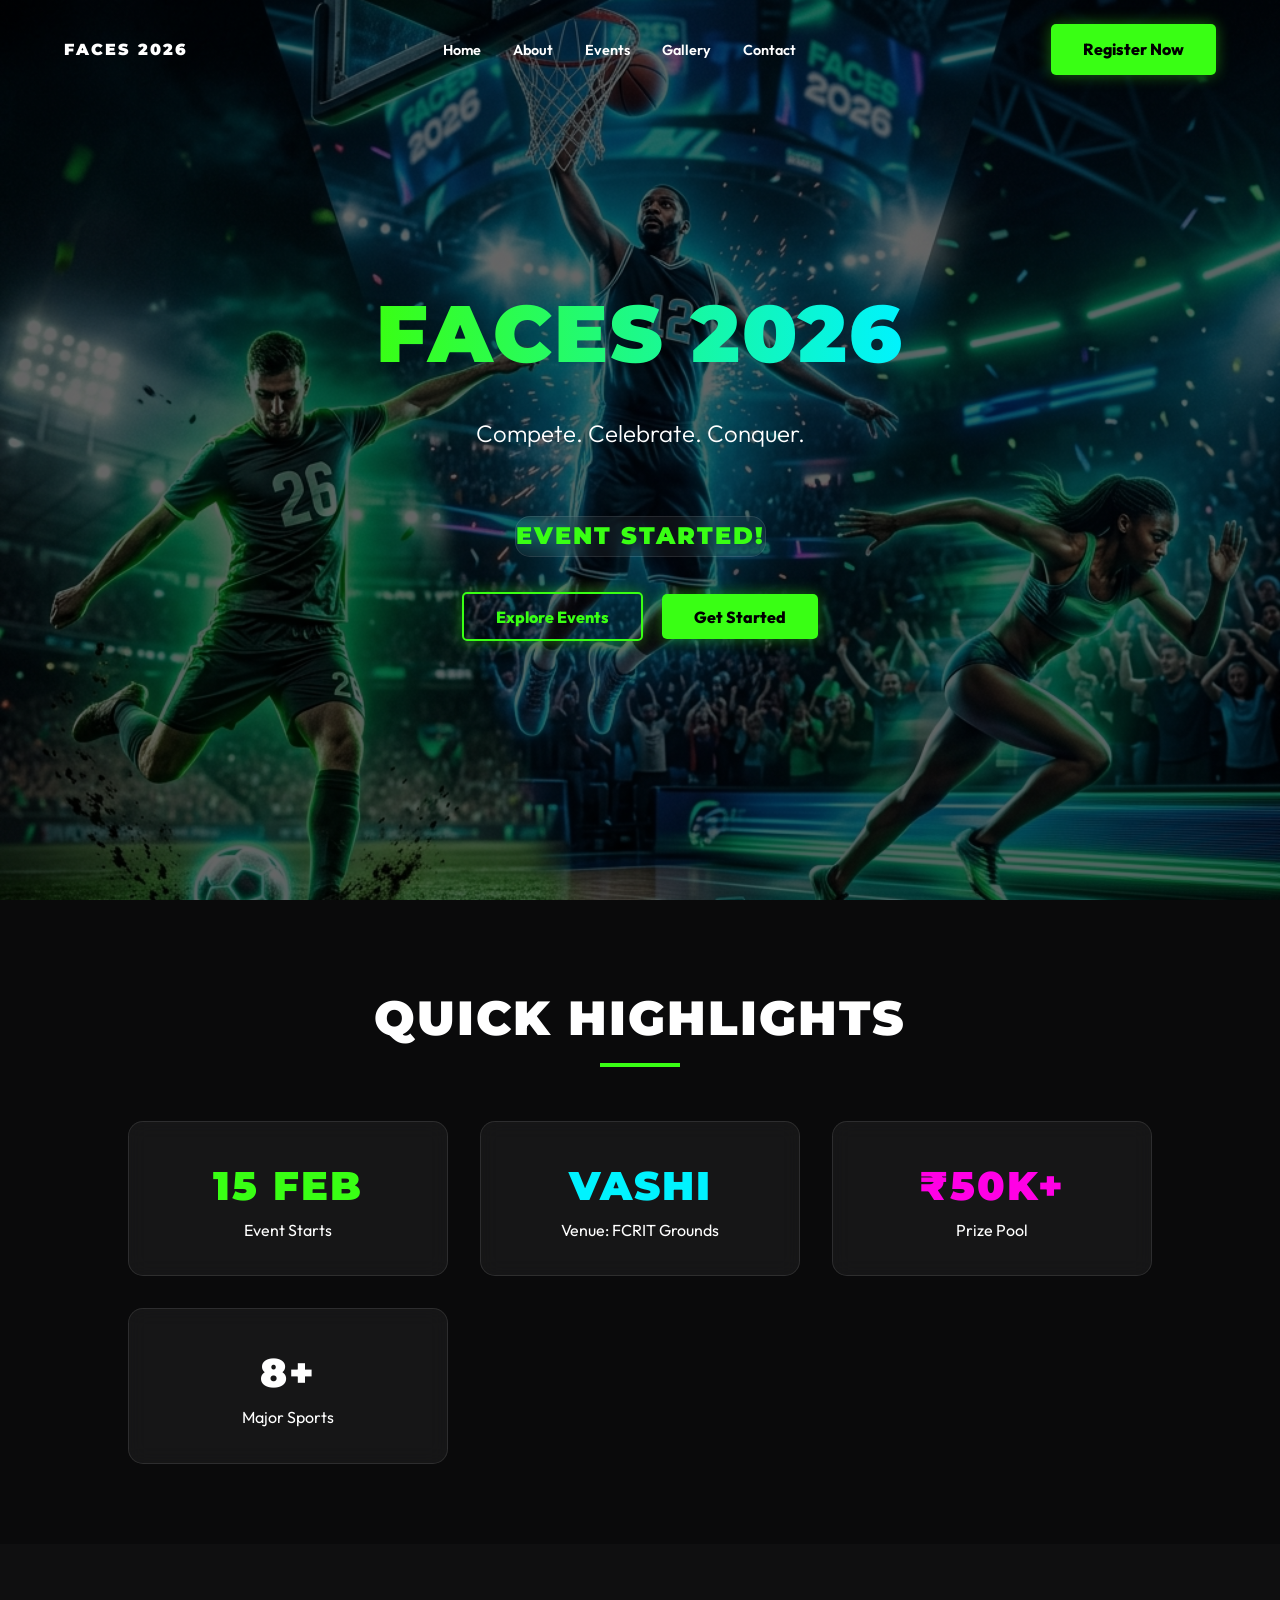
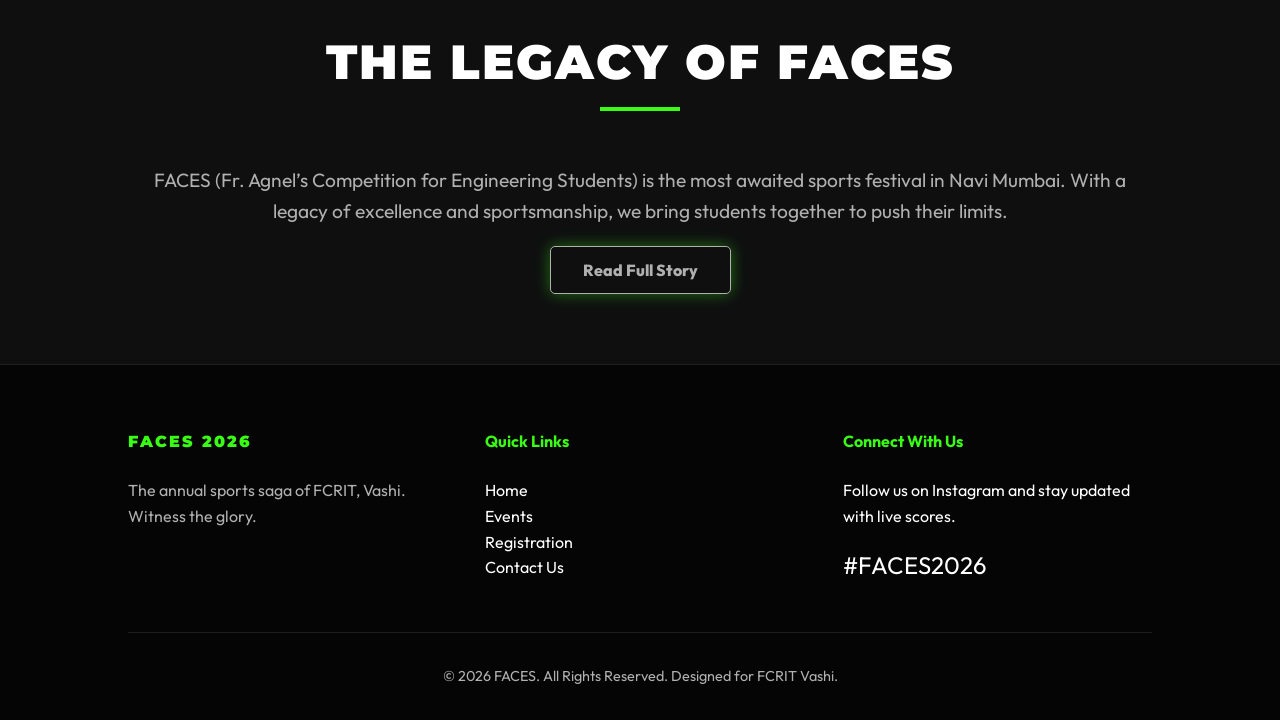
<file: index.html>
<!DOCTYPE html>
<html lang="en">
<head>
    <meta charset="UTF-8">
    <meta name="viewport" content="width=device-width, initial-scale=1.0">
    <title>FACES 2026 | Annual Sports Festival - FCRIT</title>
    <!-- SEO Meta Tags -->
    <meta name="description" content="Official website for FACES 2026, the annual sports festival of FCRIT Vashi. Compete, Celebrate, Conquer.">
    <!-- CSS -->
    <link rel="stylesheet" href="css/style.css">
    <!-- jQuery -->
    <script src="https://code.jquery.com/jquery-3.6.0.min.js"></script>
</head>
<body>

    <!-- Loading Spinner -->
    <div id="loader" style="position:fixed; top:0; left:0; width:100%; height:100%; background:#000; z-index:9999; display:flex; justify-content:center; align-items:center;">
        <div class="spinner" style="width:50px; height:50px; border:5px solid #333; border-top:5px solid #39FF14; border-radius:50%; animation:spin 1s linear infinite;"></div>
    </div>

    <!-- Navigation -->
    <nav id="navbar">
        <a href="index.html" class="brand">FACES 2026</a>
        <ul class="nav-links">
            <li><a href="index.html">Home</a></li>
            <li><a href="about.html">About</a></li>
            <li><a href="events.html">Events</a></li>
            <li><a href="gallery.html">Gallery</a></li>
            <li><a href="contact.html">Contact</a></li>
        </ul>
        <a href="register.html" class="btn-primary">Register Now</a>
    </nav>

    <!-- Hero Section -->
    <section class="hero">
        <h1 class="animate-up">FACES 2026</h1>
        <p class="animate-up" style="animation-delay: 0.2s;">Compete. Celebrate. Conquer.</p>
        
        <!-- Countdown Timer -->
        <div class="countdown glass animate-up" style="animation-delay: 0.4s;">
            <div class="countdown-item">
                <span id="days">00</span>
                <label>Days</label>
            </div>
            <div class="countdown-item">
                <span id="hours">00</span>
                <label>Hours</label>
            </div>
            <div class="countdown-item">
                <span id="minutes">00</span>
                <label>Mins</label>
            </div>
            <div class="countdown-item">
                <span id="seconds">00</span>
                <label>Secs</label>
            </div>
        </div>

        <div class="hero-btns animate-up" style="animation-delay: 0.6s; margin-top: 3rem;">
            <a href="events.html" class="btn-primary" style="background:transparent; border:2px solid var(--primary-neon); color:var(--primary-neon); margin-right: 1rem;">Explore Events</a>
            <a href="register.html" class="btn-primary">Get Started</a>
        </div>
    </section>

    <!-- Highlights Section -->
    <section id="highlights">
        <div class="section-title">
            <h2>Quick Highlights</h2>
        </div>
        <div class="events-grid">
            <div class="glass" style="padding: 2rem; text-align: center;">
                <h3 style="font-size: 2.5rem; color: var(--primary-neon);">15 Feb</h3>
                <p>Event Starts</p>
            </div>
            <div class="glass" style="padding: 2rem; text-align: center;">
                <h3 style="font-size: 2.5rem; color: var(--secondary-neon);">Vashi</h3>
                <p>Venue: FCRIT Grounds</p>
            </div>
            <div class="glass" style="padding: 2rem; text-align: center;">
                <h3 style="font-size: 2.5rem; color: var(--accent-neon);">₹50K+</h3>
                <p>Prize Pool</p>
            </div>
            <div class="glass" style="padding: 2rem; text-align: center;">
                <h3 style="font-size: 2.5rem; color: #FFF;">8+</h3>
                <p>Major Sports</p>
            </div>
        </div>
    </section>

    <!-- About Sneak Peek -->
    <section id="about-peek" style="background: rgba(255,255,255,0.02);">
        <div class="container" style="max-width: 1000px; margin: 0 auto; text-align: center;">
            <div class="section-title">
                <h2>The Legacy of FACES</h2>
            </div>
            <p style="font-size: 1.2rem; color: var(--text-muted); margin-bottom: 2rem;">
                FACES (Fr. Agnel’s Competition for Engineering Students) is the most awaited sports festival in Navi Mumbai. 
                With a legacy of excellence and sportsmanship, we bring students together to push their limits.
            </p>
            <a href="about.html" class="btn-primary" style="background: transparent; border: 1px solid var(--text-muted); color: var(--text-muted);">Read Full Story</a>
        </div>
    </section>

    <!-- Footer -->
    <footer>
        <div class="footer-grid">
            <div class="footer-col">
                <h4 class="brand">FACES 2026</h4>
                <p style="color: var(--text-muted);">The annual sports saga of FCRIT, Vashi. Witness the glory.</p>
            </div>
            <div class="footer-col">
                <h4>Quick Links</h4>
                <ul>
                    <li><a href="index.html">Home</a></li>
                    <li><a href="events.html">Events</a></li>
                    <li><a href="register.html">Registration</a></li>
                    <li><a href="contact.html">Contact Us</a></li>
                </ul>
            </div>
            <div class="footer-col">
                <h4>Connect With Us</h4>
                <p>Follow us on Instagram and stay updated with live scores.</p>
                <div style="margin-top: 1rem; font-size: 1.5rem; display: flex; gap: 1rem;">
                    <!-- Icons would go here -->
                    #FACES2026
                </div>
            </div>
        </div>
        <div class="copyright">
            &copy; 2026 FACES. All Rights Reserved. Designed for FCRIT Vashi.
        </div>
    </footer>

    <style>
        @keyframes spin { 0% { transform: rotate(0deg); } 100% { transform: rotate(360deg); } }
    </style>

    <!-- JS -->
    <script src="js/main.js"></script>
</body>
</html>
</file>
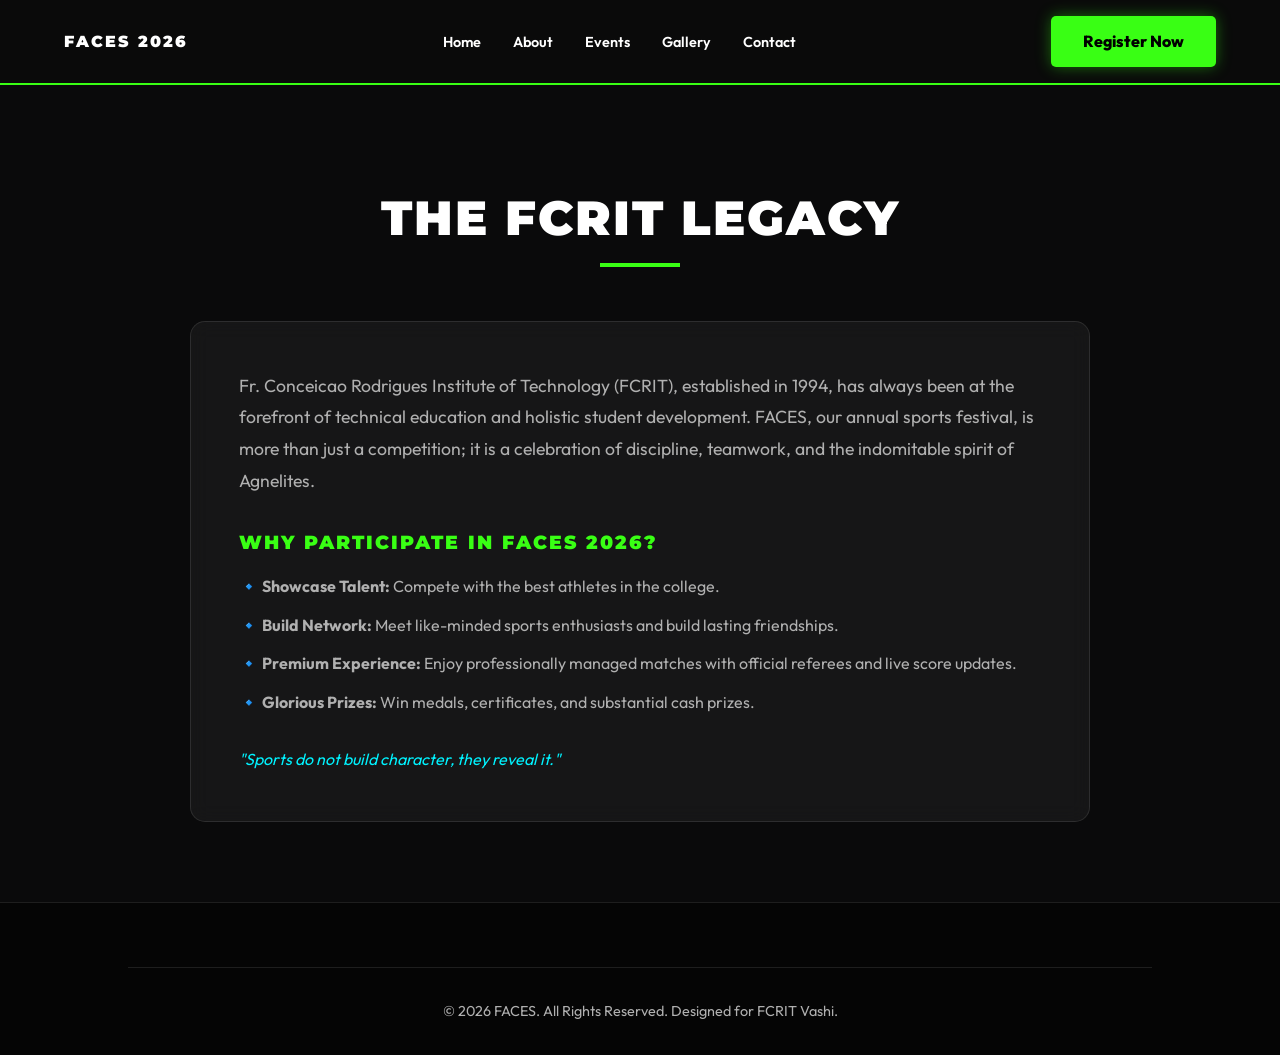
<file: about.html>
<!DOCTYPE html>
<html lang="en">
<head>
    <meta charset="UTF-8">
    <meta name="viewport" content="width=device-width, initial-scale=1.0">
    <title>About | FACES 2026</title>
    <link rel="stylesheet" href="css/style.css">
    <script src="https://code.jquery.com/jquery-3.6.0.min.js"></script>
</head>
<body>
    <nav id="navbar" class="sticky">
        <a href="index.html" class="brand">FACES 2026</a>
        <ul class="nav-links">
            <li><a href="index.html">Home</a></li>
            <li><a href="about.html">About</a></li>
            <li><a href="events.html">Events</a></li>
            <li><a href="gallery.html">Gallery</a></li>
            <li><a href="contact.html">Contact</a></li>
        </ul>
        <a href="register.html" class="btn-primary">Register Now</a>
    </nav>

    <section style="margin-top: 100px;">
        <div class="section-title">
            <h2>The FCRIT Legacy</h2>
        </div>
        <div class="glass" style="max-width: 900px; margin: 0 auto; padding: 3rem;">
            <p style="font-size: 1.1rem; line-height: 1.8; color: var(--text-muted); margin-bottom: 2rem;">
                Fr. Conceicao Rodrigues Institute of Technology (FCRIT), established in 1994, has always been at the forefront of technical education and holistic student development. 
                FACES, our annual sports festival, is more than just a competition; it is a celebration of discipline, teamwork, and the indomitable spirit of Agnelites.
            </p>
            <h3 style="color: var(--primary-neon); margin-bottom: 1rem;">Why Participate in FACES 2026?</h3>
            <ul style="color: var(--text-muted); margin-bottom: 2rem;">
                <li style="margin-bottom: 0.8rem;">🔹 <strong>Showcase Talent:</strong> Compete with the best athletes in the college.</li>
                <li style="margin-bottom: 0.8rem;">🔹 <strong>Build Network:</strong> Meet like-minded sports enthusiasts and build lasting friendships.</li>
                <li style="margin-bottom: 0.8rem;">🔹 <strong>Premium Experience:</strong> Enjoy professionally managed matches with official referees and live score updates.</li>
                <li style="margin-bottom: 0.8rem;">🔹 <strong>Glorious Prizes:</strong> Win medals, certificates, and substantial cash prizes.</li>
            </ul>
            <p style="font-style: italic; color: var(--secondary-neon);">"Sports do not build character, they reveal it."</p>
        </div>
    </section>

    <!-- Footer -->
    <footer>
        <div class="copyright">
            &copy; 2026 FACES. All Rights Reserved. Designed for FCRIT Vashi.
        </div>
    </footer>
</body>
</html>
</file>
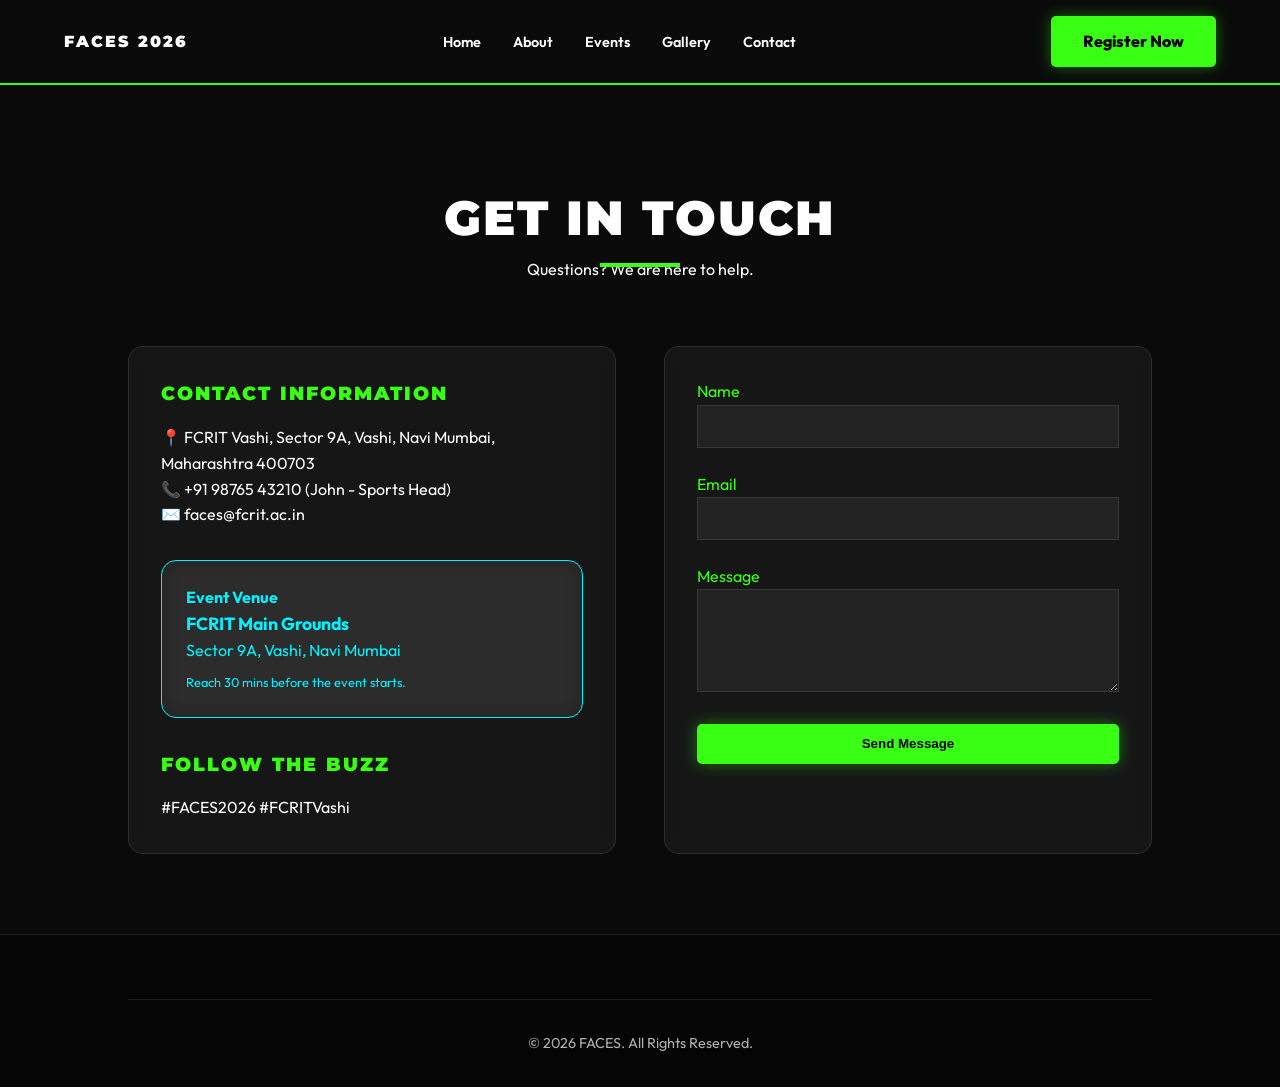
<file: contact.html>
<!DOCTYPE html>
<html lang="en">
<head>
    <meta charset="UTF-8">
    <meta name="viewport" content="width=device-width, initial-scale=1.0">
    <title>Contact Us | FACES 2026</title>
    <link rel="stylesheet" href="css/style.css">
    <script src="https://code.jquery.com/jquery-3.6.0.min.js"></script>
    <style>
        .contact-container { display: grid; grid-template-columns: 1fr 1fr; gap: 3rem; }
        .info-card { padding: 2rem; }
        .info-card h3 { color: var(--primary-neon); margin-bottom: 1rem; }
        #weather-box { margin-top: 2rem; padding: 1.5rem; border: 1px solid var(--secondary-neon); color: var(--secondary-neon); }
    </style>
</head>
<body>
    <nav id="navbar" class="sticky">
        <a href="index.html" class="brand">FACES 2026</a>
        <ul class="nav-links">
            <li><a href="index.html">Home</a></li>
            <li><a href="about.html">About</a></li>
            <li><a href="events.html">Events</a></li>
            <li><a href="gallery.html">Gallery</a></li>
            <li><a href="contact.html">Contact</a></li>
        </ul>
        <a href="register.html" class="btn-primary">Register Now</a>
    </nav>

    <section style="margin-top: 100px;">
        <div class="section-title">
            <h2>Get In Touch</h2>
            <p>Questions? We are here to help.</p>
        </div>

        <div class="contact-container">
            <div class="glass info-card">
                <h3>Contact Information</h3>
                <p>📍 FCRIT Vashi, Sector 9A, Vashi, Navi Mumbai, Maharashtra 400703</p>
                <p>📞 +91 98765 43210 (John - Sports Head)</p>
                <p>✉️ faces@fcrit.ac.in</p>

                <div id="venue-box" class="glass" style="margin-top: 2rem; padding: 1.5rem; border: 1px solid var(--secondary-neon); color: var(--secondary-neon);">
                    <h4>Event Venue</h4>
                    <p style="font-size: 1.1rem; font-weight: bold;">FCRIT Main Grounds</p>
                    <p>Sector 9A, Vashi, Navi Mumbai</p>
                    <p style="font-size: 0.8rem; margin-top: 0.5rem;">Reach 30 mins before the event starts.</p>
                </div>

                <div style="margin-top: 2rem;">
                    <h3>Follow the Buzz</h3>
                    <p>#FACES2026 #FCRITVashi</p>
                </div>
            </div>

            <div class="glass" style="padding: 2rem;">
                <form id="contactForm">
                    <div class="form-group" style="margin-bottom:1.5rem;">
                        <label style="color:var(--primary-neon);">Name</label>
                        <input type="text" name="name" class="form-control" style="width:100%; padding:0.8rem; background:rgba(255,255,255,0.05); border:1px solid var(--glass-border); color:white;" required>
                    </div>
                    <div class="form-group" style="margin-bottom:1.5rem;">
                        <label style="color:var(--primary-neon);">Email</label>
                        <input type="email" name="email" class="form-control" style="width:100%; padding:0.8rem; background:rgba(255,255,255,0.05); border:1px solid var(--glass-border); color:white;" required>
                    </div>
                    <div class="form-group" style="margin-bottom:1.5rem;">
                        <label style="color:var(--primary-neon);">Message</label>
                        <textarea name="message" rows="5" class="form-control" style="width:100%; padding:0.8rem; background:rgba(255,255,255,0.05); border:1px solid var(--glass-border); color:white;" required></textarea>
                    </div>
                    <button type="submit" class="btn-primary" style="width:100%;">Send Message</button>
                </form>
                <div id="contact-resp" style="margin-top:1rem; text-align:center;"></div>
            </div>
        </div>
    </section>

    <script>
        $(document).ready(function(){
            $('#contactForm').submit(function(e){
                e.preventDefault();
                $('#contact-resp').html('<p style="color:var(--primary-neon);">Message sent successfully! We will get back to you.</p>');
                $(this)[0].reset();
            });
        });
    </script>

    <!-- Footer -->
    <footer>
        <div class="copyright">
            &copy; 2026 FACES. All Rights Reserved.
        </div>
    </footer>
</body>
</html>
</file>
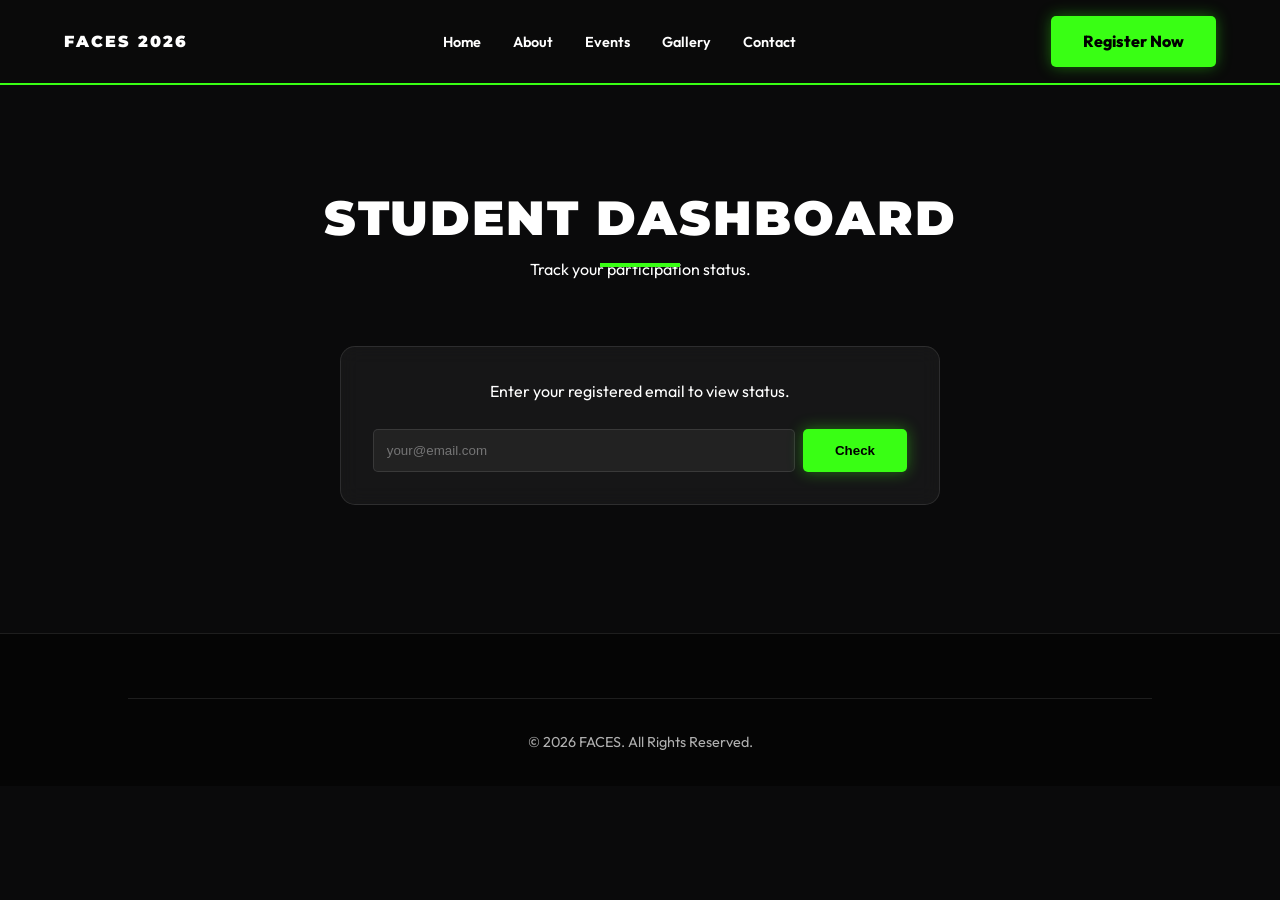
<file: dashboard.html>
<!DOCTYPE html>
<html lang="en">
<head>
    <meta charset="UTF-8">
    <meta name="viewport" content="width=device-width, initial-scale=1.0">
    <title>Dashboard | FACES 2026</title>
    <link rel="stylesheet" href="css/style.css">
    <script src="https://code.jquery.com/jquery-3.6.0.min.js"></script>
</head>
<body>
    <nav id="navbar" class="sticky">
        <a href="index.html" class="brand">FACES 2026</a>
        <ul class="nav-links">
            <li><a href="index.html">Home</a></li>
            <li><a href="about.html">About</a></li>
            <li><a href="events.html">Events</a></li>
            <li><a href="gallery.html">Gallery</a></li>
            <li><a href="contact.html">Contact</a></li>
        </ul>
        <a href="register.html" class="btn-primary">Register Now</a>
    </nav>

    <section style="margin-top: 100px;">
        <div class="section-title">
            <h2>Student Dashboard</h2>
            <p>Track your participation status.</p>
        </div>

        <div class="glass" style="max-width: 600px; margin: 0 auto; padding: 2rem; text-align: center;">
            <p style="margin-bottom: 1.5rem;">Enter your registered email to view status.</p>
            <div style="display: flex; gap: 0.5rem;">
                <input type="email" id="dash-email" class="form-control" style="background: rgba(255,255,255,0.05); border: 1px solid var(--glass-border); padding: 0.8rem; border-radius: 5px; color: white; flex: 1;" placeholder="your@email.com">
                <button id="checkStatus" class="btn-primary">Check</button>
            </div>
        </div>

        <div id="dash-result" style="margin-top: 3rem; max-width: 800px; margin-left: auto; margin-right: auto;"></div>
    </section>

    <script>
        $(document).ready(function(){
            $('#checkStatus').click(function(){
                const email = $('#dash-email').val();
                if(!email) return alert('Please enter email');

                $('#dash-result').html('<p style="text-align:center;">Fetching data...</p>');

                $.ajax({
                    url: 'php/get_status.php',
                    type: 'GET',
                    data: { email: email },
                    success: function(response){
                        $('#dash-result').html(response);
                    }
                });
            });
        });
    </script>

    <!-- Footer -->
    <footer>
        <div class="copyright">
            &copy; 2026 FACES. All Rights Reserved.
        </div>
    </footer>
</body>
</html>
</file>
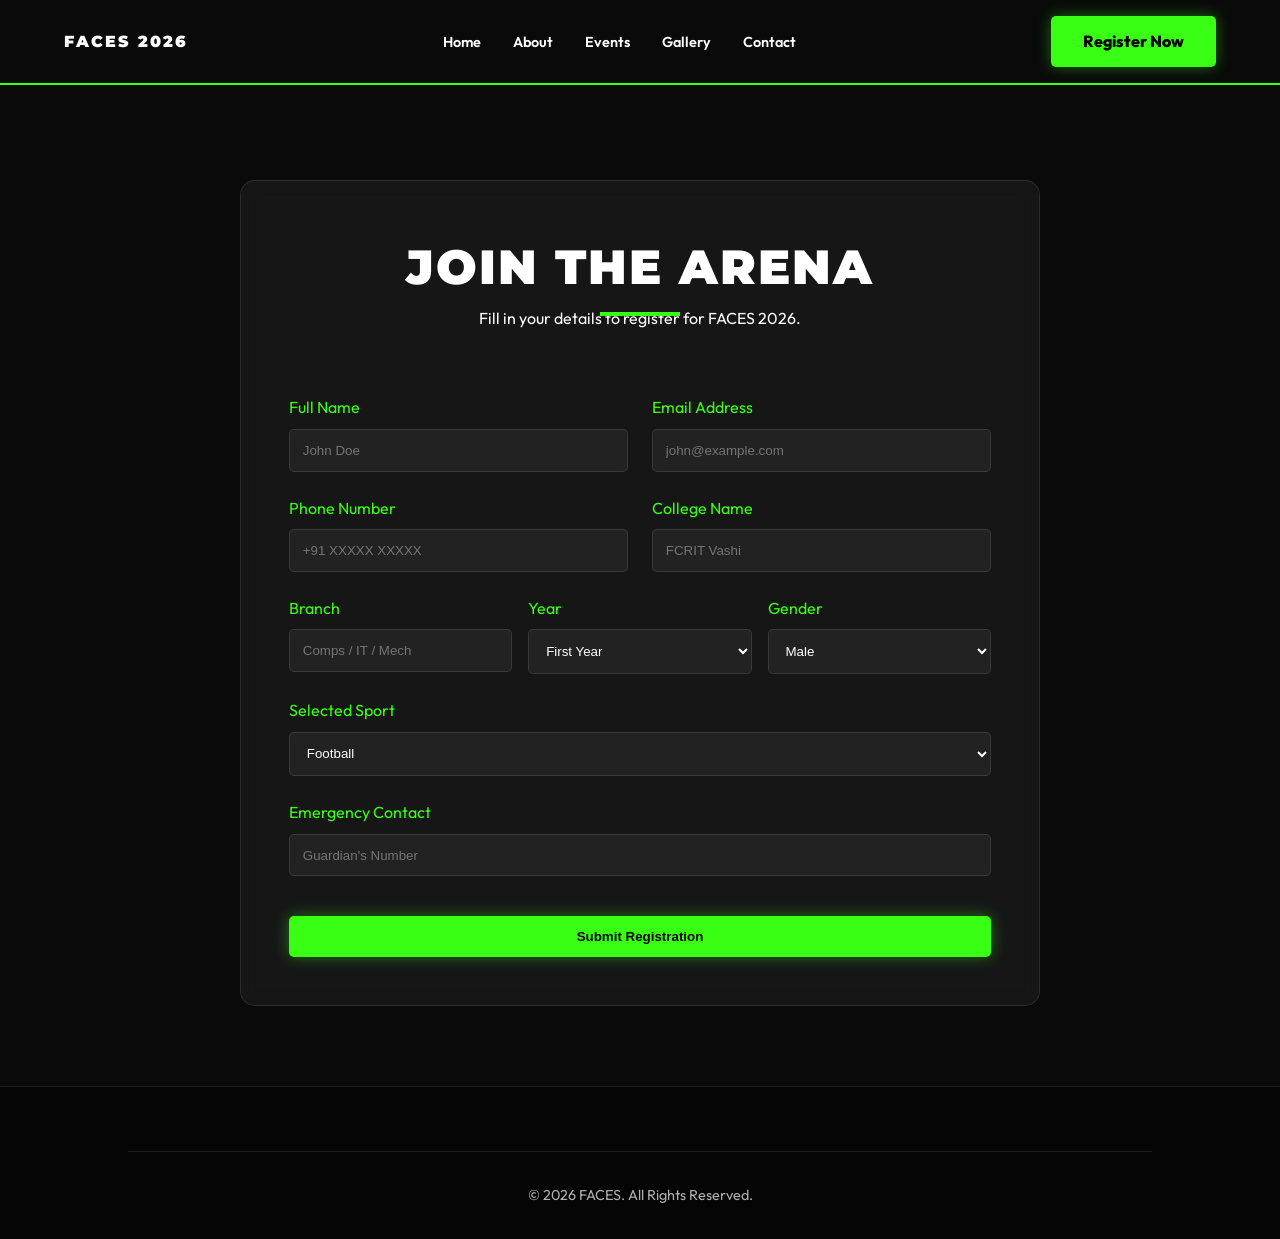
<file: register.html>
<!DOCTYPE html>
<html lang="en">
<head>
    <meta charset="UTF-8">
    <meta name="viewport" content="width=device-width, initial-scale=1.0">
    <title>Registration | FACES 2026</title>
    <link rel="stylesheet" href="css/style.css">
    <script src="https://code.jquery.com/jquery-3.6.0.min.js"></script>
    <style>
        .form-group { margin-bottom: 1.5rem; }
        .form-group label { display: block; margin-bottom: 0.5rem; color: var(--primary-neon); }
        .form-control { width: 100%; padding: 0.8rem; background: rgba(255,255,255,0.05); border: 1px solid var(--glass-border); border-radius: 5px; color: white; }
        .form-control:focus { outline: none; border-color: var(--primary-neon); background: rgba(255,255,255,0.1); }
        #resp-msg { margin-top: 1rem; padding: 1rem; border-radius: 5px; display: none; }
    </style>
</head>
<body>
    <nav id="navbar" class="sticky">
        <a href="index.html" class="brand">FACES 2026</a>
        <ul class="nav-links">
            <li><a href="index.html">Home</a></li>
            <li><a href="about.html">About</a></li>
            <li><a href="events.html">Events</a></li>
            <li><a href="gallery.html">Gallery</a></li>
            <li><a href="contact.html">Contact</a></li>
        </ul>
        <a href="register.html" class="btn-primary">Register Now</a>
    </nav>

    <section style="margin-top: 100px;">
        <div class="glass" style="max-width: 800px; margin: 0 auto; padding: 3rem;">
            <div class="section-title">
                <h2>Join the Arena</h2>
                <p>Fill in your details to register for FACES 2026.</p>
            </div>

            <form id="registrationForm">
                <div style="display: grid; grid-template-columns: 1fr 1fr; gap: 1.5rem;">
                    <div class="form-group">
                        <label>Full Name</label>
                        <input type="text" name="full_name" class="form-control" required placeholder="John Doe">
                    </div>
                    <div class="form-group">
                        <label>Email Address</label>
                        <input type="email" name="email" class="form-control" required placeholder="john@example.com">
                    </div>
                </div>

                <div style="display: grid; grid-template-columns: 1fr 1fr; gap: 1.5rem;">
                    <div class="form-group">
                        <label>Phone Number</label>
                        <input type="tel" name="phone" class="form-control" required placeholder="+91 XXXXX XXXXX">
                    </div>
                    <div class="form-group">
                        <label>College Name</label>
                        <input type="text" name="college_name" class="form-control" required placeholder="FCRIT Vashi">
                    </div>
                </div>

                <div style="display: grid; grid-template-columns: 1fr 1fr 1fr; gap: 1rem;">
                    <div class="form-group">
                        <label>Branch</label>
                        <input type="text" name="branch" class="form-control" required placeholder="Comps / IT / Mech">
                    </div>
                    <div class="form-group">
                        <label>Year</label>
                        <select name="year" class="form-control" required>
                            <option value="FE">First Year</option>
                            <option value="SE">Second Year</option>
                            <option value="TE">Third Year</option>
                            <option value="BE">Fourth Year</option>
                        </select>
                    </div>
                    <div class="form-group">
                        <label>Gender</label>
                        <select name="gender" class="form-control" required>
                            <option value="Male">Male</option>
                            <option value="Female">Female</option>
                            <option value="Other">Other</option>
                        </select>
                    </div>
                </div>

                <div class="form-group">
                    <label>Selected Sport</label>
                    <select name="selected_sport" id="sportSelect" class="form-control" required>
                        <option value="Football">Football</option>
                        <option value="Cricket">Cricket</option>
                        <option value="Basketball">Basketball</option>
                        <option value="Badminton">Badminton</option>
                        <option value="Athletics">Athletics</option>
                    </select>
                </div>

                <div class="form-group">
                    <label>Emergency Contact</label>
                    <input type="tel" name="emergency_contact" class="form-control" required placeholder="Guardian's Number">
                </div>

                <button type="submit" id="submitBtn" class="btn-primary" style="width: 100%; margin-top: 1rem;">Submit Registration</button>
            </form>

            <div id="resp-msg"></div>
        </div>
    </section>

    <!-- AJAX & Validation -->
    <script>
        $(document).ready(function(){
            // Pre-select sport if in URL
            const urlParams = new URLSearchParams(window.location.search);
            if(urlParams.has('sport')){
                $('#sportSelect').val(urlParams.get('sport'));
            }

            $('#registrationForm').on('submit', function(e){
                e.preventDefault();
                $('#submitBtn').text('Processing...').prop('disabled', true);
                
                $.ajax({
                    url: 'php/register_process.php',
                    type: 'POST',
                    data: $(this).serialize(),
                    success: function(response){
                        const data = JSON.parse(response);
                        $('#resp-msg').fadeIn().html(data.message);
                        if(data.status === 'success'){
                            $('#resp-msg').css('background', 'rgba(57, 255, 20, 0.2)').css('color', 'var(--primary-neon)');
                            $('#registrationForm')[0].reset();
                        } else {
                            $('#resp-msg').css('background', 'rgba(255, 0, 0, 0.2)').css('color', '#ff4d4d');
                        }
                        $('#submitBtn').text('Submit Registration').prop('disabled', false);
                    },
                    error: function(){
                        alert('Something went wrong. Please try again.');
                        $('#submitBtn').text('Submit Registration').prop('disabled', false);
                    }
                });
            });
        });
    </script>

    <!-- Footer -->
    <footer>
        <div class="copyright">
            &copy; 2026 FACES. All Rights Reserved.
        </div>
    </footer>
</body>
</html>
</file>
<file: css/style.css>
/* FACES 2026 - Master Stylesheet */
@import url('https://fonts.googleapis.com/css2?family=Montserrat:wght@400;700;900&family=Outfit:wght@300;600;800&display=swap');

:root {
    --primary-neon: #39FF14; /* Neon Green */
    --secondary-neon: #00F3FF; /* Cyan */
    --accent-neon: #FF00E5; /* Neon Pink */
    --bg-dark: #0A0A0B;
    --bg-card: rgba(255, 255, 255, 0.05);
    --text-main: #FFFFFF;
    --text-muted: #B0B0B0;
    --glass-border: rgba(255, 255, 255, 0.1);
    --transition-fast: 0.3s ease;
}

* {
    margin: 0;
    padding: 0;
    box-sizing: border-box;
}

body {
    font-family: 'Outfit', sans-serif;
    background-color: var(--bg-dark);
    color: var(--text-main);
    overflow-x: hidden;
    line-height: 1.6;
}

h1, h2, h3, .brand {
    font-family: 'Montserrat', sans-serif;
    font-weight: 900;
    text-transform: uppercase;
    letter-spacing: 2px;
}

a {
    text-decoration: none;
    color: inherit;
    transition: var(--transition-fast);
}

ul {
    list-style: none;
}

/* Glassmorphism Helper */
.glass {
    background: var(--bg-card);
    backdrop-filter: blur(10px);
    -webkit-backdrop-filter: blur(10px);
    border: 1px solid var(--glass-border);
    border-radius: 15px;
}

/* Sticky Navbar */
nav {
    position: fixed;
    top: 0;
    width: 100%;
    z-index: 1000;
    padding: 1.5rem 5%;
    display: flex;
    justify-content: space-between;
    align-items: center;
    transition: 0.5s;
}

nav.sticky {
    padding: 1rem 5%;
    background: rgba(10, 10, 11, 0.9);
    border-bottom: 2px solid var(--primary-neon);
}

.nav-links {
    display: flex;
    gap: 2rem;
}

.nav-links a {
    font-weight: 600;
    font-size: 0.9rem;
}

.nav-links a:hover {
    color: var(--primary-neon);
    text-shadow: 0 0 10px var(--primary-neon);
}

.btn-primary {
    background: var(--primary-neon);
    color: black;
    padding: 0.8rem 2rem;
    border-radius: 5px;
    font-weight: 800;
    border: none;
    cursor: pointer;
    box-shadow: 0 0 15px rgba(57, 255, 20, 0.4);
    transition: 0.3s;
}

.btn-primary:hover {
    transform: translateY(-3px);
    box-shadow: 0 0 25px rgba(57, 255, 20, 0.6);
}

/* Hero Section */
.hero {
    height: 100vh;
    width: 100%;
    position: relative;
    display: flex;
    flex-direction: column;
    justify-content: center;
    align-items: center;
    text-align: center;
    background: linear-gradient(rgba(0,0,0,0.6), rgba(0,0,0,0.6)), url('../images/hero-bg.jpg');
    background-size: cover;
    background-position: center;
    background-attachment: fixed;
}

.hero h1 {
    font-size: 5rem;
    margin-bottom: 1rem;
    background: linear-gradient(to right, var(--primary-neon), var(--secondary-neon));
    -webkit-background-clip: text;
    -webkit-text-fill-color: transparent;
}

.hero p {
    font-size: 1.5rem;
    margin-bottom: 2rem;
    font-weight: 300;
}

/* Countdown Timer */
.countdown {
    display: flex;
    gap: 1.5rem;
    margin-top: 2rem;
}

.countdown-item {
    padding: 1.5rem;
    min-width: 100px;
    text-align: center;
}

.countdown-item span {
    display: block;
    font-size: 2.5rem;
    font-weight: 800;
    color: var(--primary-neon);
}

.countdown-item label {
    font-size: 0.8rem;
    text-transform: uppercase;
    color: var(--text-muted);
}

/* Sections Styling */
section {
    padding: 5rem 10%;
}

.section-title {
    text-align: center;
    margin-bottom: 4rem;
}

.section-title h2 {
    font-size: 3rem;
    position: relative;
    display: inline-block;
}

.section-title h2::after {
    content: '';
    position: absolute;
    bottom: -10px;
    left: 50%;
    transform: translateX(-50%);
    width: 80px;
    height: 4px;
    background: var(--primary-neon);
}

/* Event Cards */
.events-grid {
    display: grid;
    grid-template-columns: repeat(auto-fit, minmax(300px, 1fr));
    gap: 2rem;
}

.event-card {
    overflow: hidden;
    transition: 0.4s;
    position: relative;
}

.event-card img {
    width: 100%;
    height: 250px;
    object-fit: cover;
    transition: 0.5s;
}

.event-card:hover img {
    scale: 1.1;
    filter: brightness(0.7);
}

.event-content {
    padding: 1.5rem;
}

.event-card h3 {
    color: var(--primary-neon);
    margin-bottom: 0.5rem;
}

/* Footer */
footer {
    background: #050505;
    padding: 4rem 10% 2rem;
    border-top: 1px solid var(--glass-border);
}

.footer-grid {
    display: grid;
    grid-template-columns: repeat(auto-fit, minmax(200px, 1fr));
    gap: 3rem;
    margin-bottom: 3rem;
}

.footer-col h4 {
    margin-bottom: 1.5rem;
    color: var(--primary-neon);
}

.copyright {
    text-align: center;
    padding-top: 2rem;
    border-top: 1px solid var(--glass-border);
    color: var(--text-muted);
    font-size: 0.9rem;
}

/* Animations */
@keyframes fadeInUp {
    from {
        opacity: 0;
        transform: translateY(30px);
    }
    to {
        opacity: 1;
        transform: translateY(0);
    }
}

.animate-up {
    animation: fadeInUp 0.8s ease forwards;
}

/* Mobile Responsive */
@media (max-width: 768px) {
    .hero h1 { font-size: 3rem; }
    .hero p { font-size: 1.1rem; }
    .nav-links { display: none; } /* Add burger menu logic later */
}
</file>
